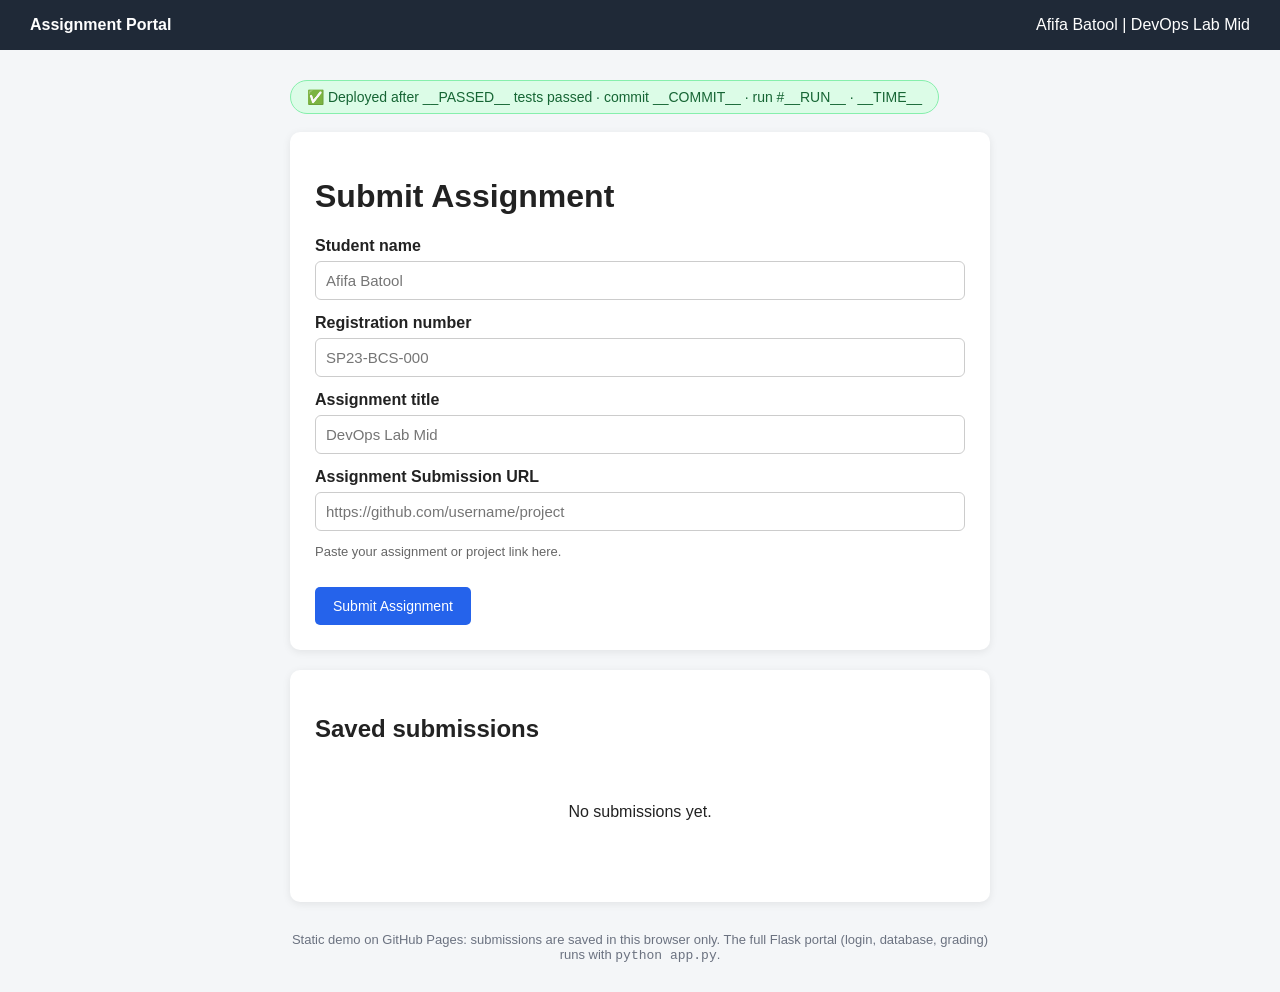
<file: docs/index.html>
<!DOCTYPE html>
<html lang="en">
<head>
<meta charset="UTF-8">
<meta name="viewport" content="width=device-width, initial-scale=1.0">
<title>Assignment Submission Portal</title>
<link rel="stylesheet" href="style.css">
<style>
 .status{display:inline-block;background:#dcfce7;color:#166534;border:1px solid #86efac;border-radius:20px;padding:8px 16px;font-size:14px;margin-bottom:18px}
 label{display:block;font-weight:bold;margin:14px 0 6px}
 input{width:100%;padding:10px;border:1px solid #ccc;border-radius:6px;font-size:15px}
 table{width:100%;border-collapse:collapse;margin-top:10px}
 th,td{border-bottom:1px solid #e5e7eb;padding:10px;text-align:left;font-size:14px;word-break:break-all}
 th{background:#f9fafb}
 footer{text-align:center;color:#6b7280;font-size:13px;margin:30px 0}
</style>
</head>
<body>

<nav class="navbar">
  <strong>Assignment Portal</strong>
  <span>Afifa Batool | DevOps Lab Mid</span>
</nav>

<div class="container narrow">

  <div class="status">✅ Deployed after __PASSED__ tests passed · commit __COMMIT__ · run #__RUN__ · __TIME__</div>

  <div class="card">
    <h1>Submit Assignment</h1>

    <div id="messages"></div>

    <form id="form" novalidate>
      <label for="name">Student name</label>
      <input id="name" placeholder="Afifa Batool">

      <label for="reg">Registration number</label>
      <input id="reg" placeholder="SP23-BCS-000">

      <label for="title">Assignment title</label>
      <input id="title" placeholder="DevOps Lab Mid">

      <label for="url">Assignment Submission URL</label>
      <input id="url" placeholder="https://github.com/username/project">
      <p class="help-text">Paste your assignment or project link here.</p>

      <button type="submit" class="btn">Submit Assignment</button>
    </form>
  </div>

  <div class="card" style="margin-top:20px">
    <h2>Saved submissions</h2>
    <div id="list"></div>
  </div>

  <footer>Static demo on GitHub Pages: submissions are saved in this browser only. The full Flask portal (login, database, grading) runs with <code>python app.py</code>.</footer>
</div>

<script>
var KEY = "afifa-submissions";
function load(){ try { return JSON.parse(localStorage.getItem(KEY)) || []; } catch(e){ return []; } }
function save(list){ try { localStorage.setItem(KEY, JSON.stringify(list)); } catch(e){} }
function esc(s){ var d=document.createElement("div"); d.textContent=s; return d.innerHTML; }
function validUrl(v){
  try { var u = new URL(v); return (u.protocol==="http:"||u.protocol==="https:") && u.hostname.indexOf(".")>0; }
  catch(e){ return false; }
}
function show(){
  var list = load(), box = document.getElementById("list");
  if(!list.length){ box.innerHTML = '<p class="empty-state">No submissions yet.</p>'; return; }
  var h = '<table><tr><th>Name</th><th>Reg No</th><th>Title</th><th>URL</th></tr>';
  list.forEach(function(s){ h += '<tr><td>'+esc(s.name)+'</td><td>'+esc(s.reg)+'</td><td>'+esc(s.title)+'</td><td><a href="'+esc(s.url)+'" target="_blank" rel="noopener">'+esc(s.url)+'</a></td></tr>'; });
  box.innerHTML = h + '</table>';
}
document.getElementById("form").addEventListener("submit", function(e){
  e.preventDefault();
  var v = function(id){ return document.getElementById(id).value.trim(); };
  var s = {name:v("name"), reg:v("reg"), title:v("title"), url:v("url")}, errors = [];
  if(!s.name) errors.push("Student name is required.");
  if(!s.reg) errors.push("Registration number is required.");
  if(!s.title) errors.push("Assignment title is required.");
  if(!s.url) errors.push("Submission URL is required.");
  else if(!validUrl(s.url)) errors.push("Please enter a valid URL.");
  var m = document.getElementById("messages");
  if(errors.length){
    m.innerHTML = errors.map(function(x){ return '<div class="alert error">'+x+'</div>'; }).join("");
    return;
  }
  var list = load(); list.push(s); save(list);
  m.innerHTML = '<div class="alert success">Assignment submitted successfully.</div>';
  this.reset(); show();
});
show();
</script>
</body>
</html>
</file>
<file: docs/style.css>
* {
    box-sizing: border-box;
}

body {
    margin: 0;
    font-family: Arial, Helvetica, sans-serif;
    background: #f4f6f8;
    color: #222;
}


/* ------------------------------
   Navigation
------------------------------ */

.navbar {
    background: #1f2937;
    color: white;
    padding: 16px 30px;

    display: flex;
    justify-content: space-between;
    align-items: center;
}

.navbar a {
    color: white;
    text-decoration: none;
    margin-left: 15px;
}

.navbar a:hover {
    text-decoration: underline;
}


/* ------------------------------
   Main Container
------------------------------ */

.container {
    width: 90%;
    max-width: 1200px;
    margin: 30px auto;
}

.container.narrow {
    max-width: 700px;
}


/* ------------------------------
   Authentication
------------------------------ */

.auth-container {
    min-height: 100vh;

    display: flex;
    justify-content: center;
    align-items: center;

    padding: 20px;
}

.auth-card {
    width: 100%;
    max-width: 450px;

    background: white;

    padding: 35px;

    border-radius: 10px;

    box-shadow: 0 4px 15px rgba(0, 0, 0, 0.1);
}

.auth-card h1 {
    text-align: center;
    margin-bottom: 10px;
}

.auth-card h2 {
    text-align: center;
    margin-bottom: 25px;
}


/* ------------------------------
   Cards
------------------------------ */

.card,
.submission-card {
    background: white;

    padding: 25px;

    margin-bottom: 20px;

    border-radius: 10px;

    box-shadow: 0 2px 8px rgba(0, 0, 0, 0.08);
}


/* ------------------------------
   Forms
------------------------------ */

label {
    display: block;

    margin-top: 15px;
    margin-bottom: 6px;

    font-weight: bold;
}

input,
select,
textarea {
    width: 100%;

    padding: 11px;

    border: 1px solid #ccc;

    border-radius: 5px;

    font-size: 15px;
}

textarea {
    resize: vertical;
}


/* ------------------------------
   Buttons
------------------------------ */

.btn {
    display: inline-block;

    background: #2563eb;
    color: white;

    padding: 11px 18px;

    border: none;
    border-radius: 5px;

    text-decoration: none;

    cursor: pointer;

    margin-top: 15px;

    font-size: 14px;
}

.btn:hover {
    background: #1d4ed8;
}

.btn.secondary {
    background: #4b5563;
}

.btn.secondary:hover {
    background: #374151;
}

.btn.small {
    padding: 7px 12px;
    font-size: 13px;
}


/* ------------------------------
   Alerts
------------------------------ */

.alert {
    padding: 12px 15px;

    margin: 15px 0;

    border-radius: 5px;
}

.alert.success {
    background: #dcfce7;
    color: #166534;
}

.alert.error {
    background: #fee2e2;
    color: #991b1b;
}


/* ------------------------------
   Statistics
------------------------------ */

.stats {
    display: grid;

    grid-template-columns:
        repeat(auto-fit, minmax(180px, 1fr));

    gap: 20px;

    margin: 25px 0;
}

.stat-card {
    background: white;

    padding: 20px;

    border-radius: 10px;

    text-align: center;

    box-shadow: 0 2px 8px rgba(0, 0, 0, 0.08);
}

.stat-card h3 {
    margin: 0;

    font-size: 16px;
}

.stat-card p {
    font-size: 30px;

    font-weight: bold;

    margin: 10px 0 0;
}


/* ------------------------------
   Tables
------------------------------ */

.table-container {
    overflow-x: auto;

    background: white;

    border-radius: 10px;

    margin-top: 20px;
}

table {
    width: 100%;

    border-collapse: collapse;
}

th,
td {
    padding: 14px;

    text-align: left;

    border-bottom: 1px solid #ddd;
}

th {
    background: #f3f4f6;
}

tr:hover {
    background: #f9fafb;
}


/* ------------------------------
   Badges
------------------------------ */

.badge {
    display: inline-block;

    padding: 5px 10px;

    border-radius: 15px;

    background: #dcfce7;

    color: #166534;

    font-size: 12px;

    font-weight: bold;
}

.badge.pending {
    background: #fef3c7;

    color: #92400e;
}


/* ------------------------------
   Result
------------------------------ */

.result-box {
    background: #eff6ff;

    border-left: 4px solid #2563eb;

    padding: 15px;

    margin: 20px 0;
}


/* ------------------------------
   Information
------------------------------ */

.info-box {
    background: #f3f4f6;

    padding: 15px;

    border-radius: 5px;

    margin: 15px 0;
}

.help-text {
    color: #666;

    font-size: 13px;
}

.description {
    background: #f9fafb;

    padding: 15px;

    border-radius: 5px;

    white-space: pre-wrap;
}


/* ------------------------------
   Empty State
------------------------------ */

.empty-state {
    background: white;

    padding: 40px;

    text-align: center;

    border-radius: 10px;

    margin-top: 20px;
}


/* ------------------------------
   Demo Account
------------------------------ */

.demo-box {
    background: #f3f4f6;

    padding: 15px;

    margin-top: 20px;

    border-radius: 5px;

    font-size: 14px;
}


/* ------------------------------
   Mobile
------------------------------ */

@media (max-width: 700px) {

    .navbar {
        flex-direction: column;

        gap: 10px;

        text-align: center;
    }

    .container {
        width: 95%;
    }

    th,
    td {
        font-size: 13px;

        padding: 8px;
    }

}
</file>
